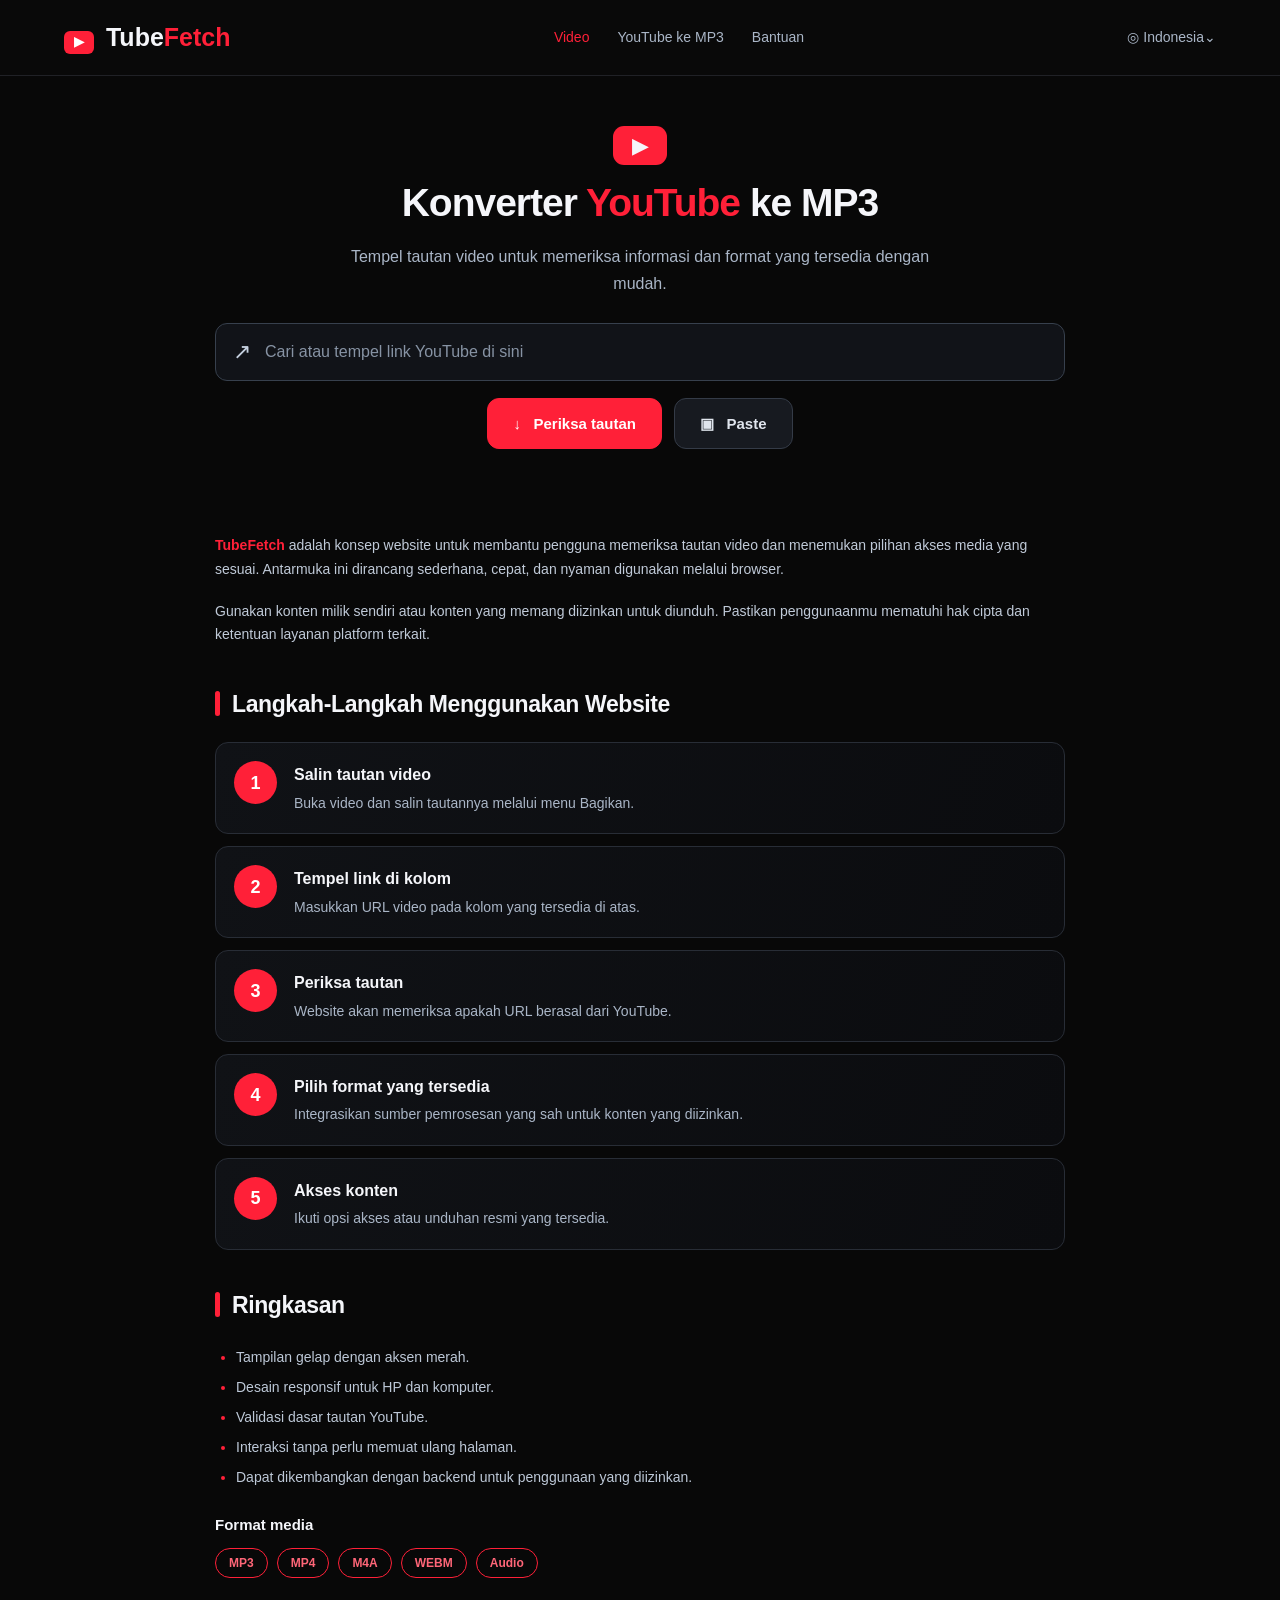
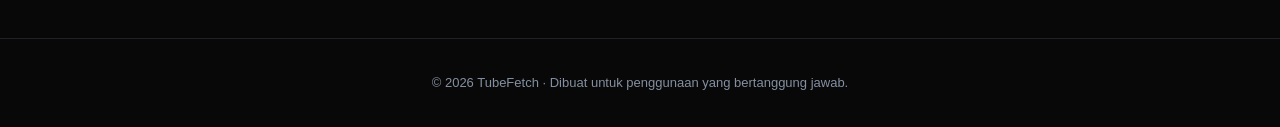
<file: index.html>
<!DOCTYPE html>
<html lang="id">
<head>
  <meta charset="UTF-8">
  <meta name="viewport" content="width=device-width, initial-scale=1.0">
  <meta name="theme-color" content="#080808">
  <title>TubeFetch - YouTube Downloader</title>
  <link rel="stylesheet" href="style.css">
</head>
<body>
  <header class="navbar">
    <a href="#" class="logo">
      <span class="logo-icon">▶</span>
      Tube<span>Fetch</span>
    </a>

    <nav>
      <a href="#converter" class="active">Video</a>
      <a href="#converter">YouTube ke MP3</a>
      <a href="#panduan">Bantuan</a>
    </nav>

    <div class="language">◎ Indonesia⌄</div>
  </header>

  <main class="container">
    <section class="hero" id="converter">
      <div class="youtube-icon">▶</div>

      <h1>Konverter <span>YouTube</span> ke MP3</h1>
      <p class="subtitle">
        Tempel tautan video untuk memeriksa informasi dan format
        yang tersedia dengan mudah.
      </p>

      <form id="converterForm">
        <div class="input-box">
          <span class="link-icon">↗</span>
          <input
            type="url"
            id="videoUrl"
            placeholder="Cari atau tempel link YouTube di sini"
            aria-label="URL video"
            required
          >
        </div>

        <div class="buttons">
          <button type="submit" class="btn-primary">
            ↓ &nbsp; Periksa tautan
          </button>
          <button type="button" class="btn-secondary" id="pasteBtn">
            ▣ &nbsp; Paste
          </button>
        </div>
      </form>

      <p id="status" class="status" role="status" aria-live="polite"></p>

      <div class="result-card" id="resultCard" hidden>
        <h3>Tautan berhasil diperiksa</h3>
        <p id="resultText"></p>
        <p class="note">
          Untuk mengunduh, gunakan fitur resmi yang disediakan
          pemilik konten atau platform.
        </p>
      </div>
    </section>

    <section class="description">
      <p>
        <strong>TubeFetch</strong> adalah konsep website untuk membantu
        pengguna memeriksa tautan video dan menemukan pilihan akses
        media yang sesuai. Antarmuka ini dirancang sederhana, cepat,
        dan nyaman digunakan melalui browser.
      </p>

      <p>
        Gunakan konten milik sendiri atau konten yang memang diizinkan
        untuk diunduh. Pastikan penggunaanmu mematuhi hak cipta dan
        ketentuan layanan platform terkait.
      </p>
    </section>

    <section id="panduan">
      <h2>Langkah-Langkah Menggunakan Website</h2>

      <div class="steps">
        <article class="step">
          <div class="number">1</div>
          <div>
            <h3>Salin tautan video</h3>
            <p>Buka video dan salin tautannya melalui menu Bagikan.</p>
          </div>
        </article>

        <article class="step">
          <div class="number">2</div>
          <div>
            <h3>Tempel link di kolom</h3>
            <p>Masukkan URL video pada kolom yang tersedia di atas.</p>
          </div>
        </article>

        <article class="step">
          <div class="number">3</div>
          <div>
            <h3>Periksa tautan</h3>
            <p>Website akan memeriksa apakah URL berasal dari YouTube.</p>
          </div>
        </article>

        <article class="step">
          <div class="number">4</div>
          <div>
            <h3>Pilih format yang tersedia</h3>
            <p>Integrasikan sumber pemrosesan yang sah untuk konten yang diizinkan.</p>
          </div>
        </article>

        <article class="step">
          <div class="number">5</div>
          <div>
            <h3>Akses konten</h3>
            <p>Ikuti opsi akses atau unduhan resmi yang tersedia.</p>
          </div>
        </article>
      </div>
    </section>

    <section class="summary">
      <h2>Ringkasan</h2>
      <ul>
        <li>Tampilan gelap dengan aksen merah.</li>
        <li>Desain responsif untuk HP dan komputer.</li>
        <li>Validasi dasar tautan YouTube.</li>
        <li>Interaksi tanpa perlu memuat ulang halaman.</li>
        <li>Dapat dikembangkan dengan backend untuk penggunaan yang diizinkan.</li>
      </ul>

      <h3 class="format-title">Format media</h3>
      <div class="formats">
        <span>MP3</span>
        <span>MP4</span>
        <span>M4A</span>
        <span>WEBM</span>
        <span>Audio</span>
      </div>
    </section>
  </main>

  <footer>
    <p>© 2026 TubeFetch · Dibuat untuk penggunaan yang bertanggung jawab.</p>
  </footer>

  <script src="script.js"></script>
</body>
</html>
</file>
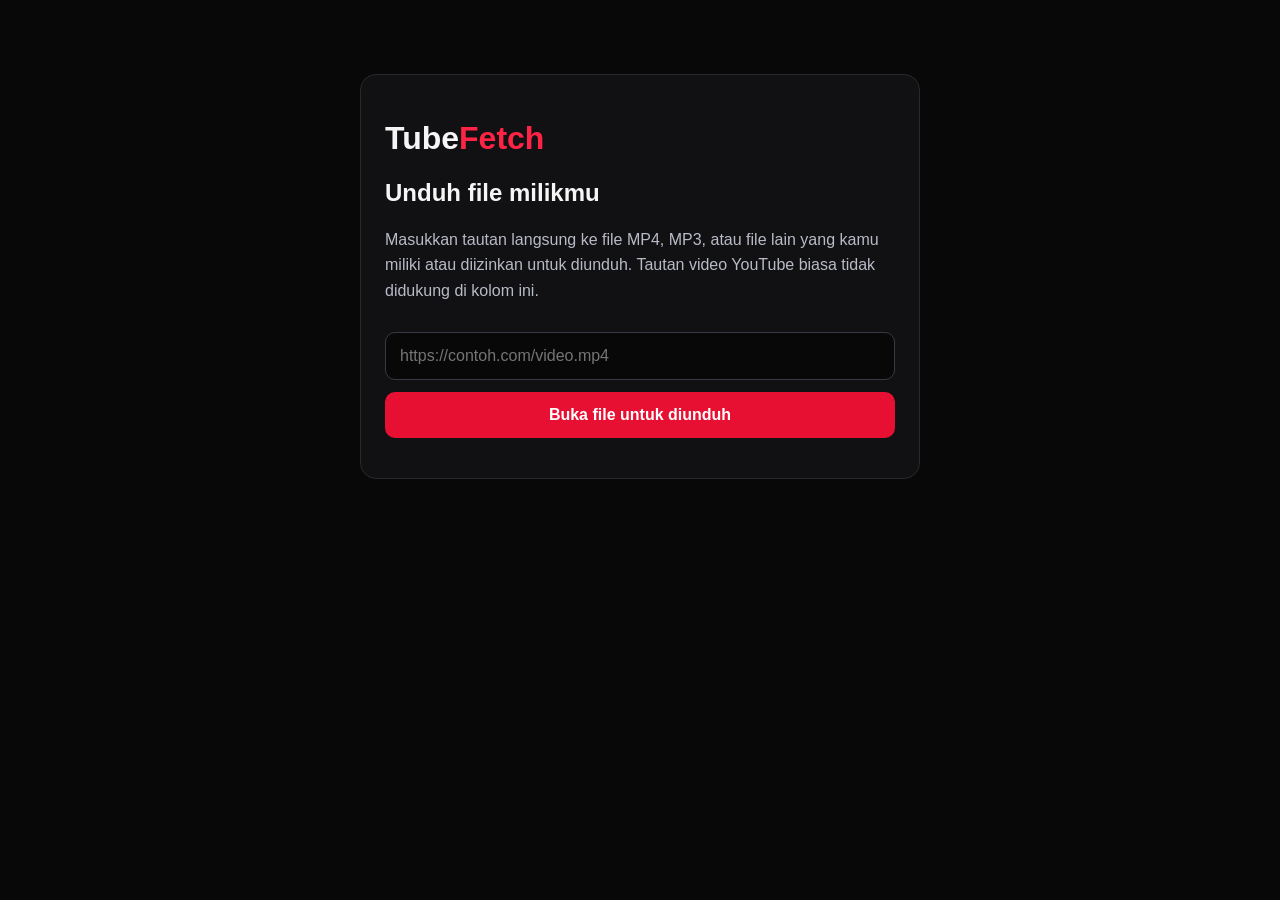
<file: direct-download.html>
<!DOCTYPE html>
<html lang="id">
<head>
  <meta charset="UTF-8">
  <meta name="viewport" content="width=device-width, initial-scale=1">
  <title>TubeFetch - Download File</title>
  <style>
    * { box-sizing: border-box; }
    body {
      margin: 0;
      padding: 24px;
      background: #080808;
      color: #f5f5f5;
      font-family: Arial, sans-serif;
    }
    main {
      max-width: 560px;
      margin: 50px auto;
      padding: 24px;
      border: 1px solid #292929;
      border-radius: 16px;
      background: #111114;
    }
    h1 span { color: #ff2445; }
    p { color: #b8bbc6; line-height: 1.6; }
    input, button {
      width: 100%;
      padding: 14px;
      margin-top: 12px;
      border-radius: 10px;
      font-size: 16px;
    }
    input {
      background: #080808;
      border: 1px solid #393943;
      color: white;
    }
    button {
      background: #e81032;
      color: white;
      border: 0;
      font-weight: bold;
      cursor: pointer;
    }
    #status { overflow-wrap: anywhere; }
  </style>
</head>
<body>
  <main>
    <h1>Tube<span>Fetch</span></h1>
    <h2>Unduh file milikmu</h2>
    <p>
      Masukkan tautan langsung ke file MP4, MP3, atau file lain
      yang kamu miliki atau diizinkan untuk diunduh.
      Tautan video YouTube biasa tidak didukung di kolom ini.
    </p>

    <form id="downloadForm">
      <input
        id="fileUrl"
        type="url"
        placeholder="https://contoh.com/video.mp4"
        required
      >
      <button type="submit">Buka file untuk diunduh</button>
    </form>

    <p id="status" role="status"></p>
  </main>

  <script>
    const form = document.getElementById("downloadForm");
    const input = document.getElementById("fileUrl");
    const status = document.getElementById("status");

    form.addEventListener("submit", (event) => {
      event.preventDefault();

      let url;
      try {
        url = new URL(input.value.trim());
      } catch {
        status.textContent = "Tautan tidak valid.";
        return;
      }

      if (url.protocol !== "https:") {
        status.textContent = "Gunakan tautan HTTPS yang aman.";
        return;
      }

      status.textContent =
        "Membuka tautan file. Jika file tidak terunduh, " +
        "server sumber mungkin tidak mengizinkan unduhan langsung.";

      window.location.assign(url.href);
    });
  </script>
</body>
</html>
</file>
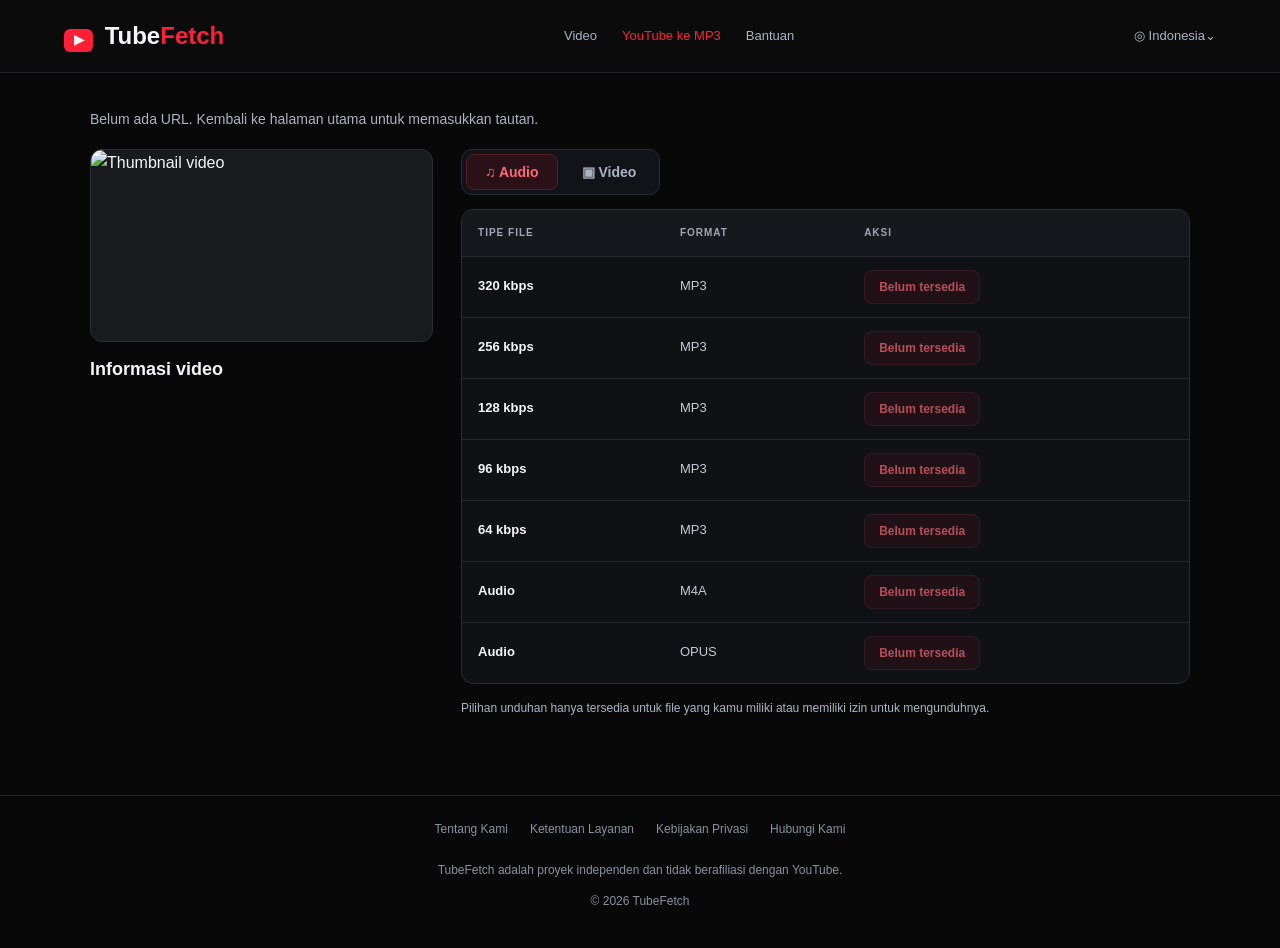
<file: result.html>
<!DOCTYPE html>
<html lang="id">
<head>
  <meta charset="UTF-8">
  <meta name="viewport" content="width=device-width, initial-scale=1">
  <meta name="theme-color" content="#080808">
  <title>Hasil Video - TubeFetch</title>
  <link rel="stylesheet" href="result.css">
  <script src="result.js" defer></script>
</head>
<body>
  <header class="navbar">
    <a class="logo" href="index.html">
      <span class="logo-icon">▶</span>
      Tube<span>Fetch</span>
    </a>

    <nav>
      <a href="index.html">Video</a>
      <a href="index.html#converter" class="active">YouTube ke MP3</a>
      <a href="#footer">Bantuan</a>
    </nav>

    <span class="language">◎ Indonesia⌄</span>
  </header>

  <main class="page">
    <div id="status" class="status" role="status" aria-live="polite">
      Memuat informasi video...
    </div>

    <section class="result-layout">
      <aside class="video-info">
        <img id="thumbnail" class="thumbnail" alt="Thumbnail video">

        <h1 id="videoTitle">Informasi video</h1>
        <p id="channel" class="muted"></p>
        <p id="duration" class="muted"></p>
      </aside>

      <section class="download-panel">
        <div class="tabs" role="tablist" aria-label="Jenis media">
          <button
            class="tab active"
            id="audioTab"
            role="tab"
            aria-selected="true"
            aria-controls="formatList"
            data-mode="audio">
            ♫ Audio
          </button>

          <button
            class="tab"
            id="videoTab"
            role="tab"
            aria-selected="false"
            aria-controls="formatList"
            data-mode="video">
            ▣ Video
          </button>
        </div>

        <div class="table-wrap">
          <table>
            <thead>
              <tr>
                <th>TIPE FILE</th>
                <th>FORMAT</th>
                <th>AKSI</th>
              </tr>
            </thead>
            <tbody id="formatList"></tbody>
          </table>
        </div>

        <p class="disclaimer">
          Pilihan unduhan hanya tersedia untuk file yang kamu miliki
          atau memiliki izin untuk mengunduhnya.
        </p>
      </section>
    </section>
  </main>

  <footer id="footer">
    <div class="footer-links">
      <a href="#footer">Tentang Kami</a>
      <a href="#footer">Ketentuan Layanan</a>
      <a href="#footer">Kebijakan Privasi</a>
      <a href="#footer">Hubungi Kami</a>
    </div>
    <p>TubeFetch adalah proyek independen dan tidak berafiliasi dengan YouTube.</p>
    <p>© 2026 TubeFetch</p>
  </footer>
</body>
</html>
</file>
<file: style.css>
:root {
  --bg: #080808;
  --surface: #0e1014;
  --red: #ff2038;
  --red-hover: #dc1028;
  --text: #f5f6fa;
  --muted: #aab6c7;
  --border: #282d36;
}

* {
  box-sizing: border-box;
}

html {
  scroll-behavior: smooth;
}

body {
  margin: 0;
  background: var(--bg);
  color: var(--text);
  font-family: Arial, Helvetica, sans-serif;
  line-height: 1.7;
}

a {
  color: inherit;
  text-decoration: none;
}

.navbar {
  min-height: 76px;
  padding: 16px 5%;
  display: flex;
  align-items: center;
  justify-content: space-between;
  gap: 24px;
  border-bottom: 1px solid #202126;
  background: #090909;
}

.logo {
  font-size: 25px;
  font-weight: 800;
  white-space: nowrap;
}

.logo > span:last-child {
  color: var(--red);
}

.logo-icon {
  display: inline-grid;
  place-items: center;
  width: 30px;
  height: 23px;
  margin-right: 5px;
  border-radius: 6px;
  background: var(--red);
  color: white;
  font-size: 13px;
}

nav {
  display: flex;
  align-items: center;
  justify-content: center;
  gap: 28px;
}

nav a {
  color: var(--muted);
  font-size: 14px;
  transition: color 0.2s;
}

nav a:hover,
nav a.active {
  color: var(--red);
}

.language {
  color: var(--muted);
  font-size: 14px;
  white-space: nowrap;
}

.container {
  width: min(850px, 90%);
  margin: auto;
  padding: 42px 0 60px;
}

.hero {
  text-align: center;
  padding: 8px 0 28px;
}

.youtube-icon {
  display: inline-grid;
  place-items: center;
  width: 54px;
  height: 39px;
  border-radius: 11px;
  background: var(--red);
  font-size: 22px;
  margin-bottom: 8px;
}

h1 {
  margin: 5px 0 14px;
  font-size: clamp(27px, 4vw, 39px);
  line-height: 1.3;
  letter-spacing: -1px;
}

h1 span {
  color: var(--red);
}

.subtitle {
  max-width: 620px;
  margin: 0 auto 26px;
  color: var(--muted);
}

.input-box {
  display: flex;
  align-items: center;
  gap: 12px;
  padding: 0 17px;
  min-height: 58px;
  border: 1px solid #37404d;
  border-radius: 12px;
  background: #111318;
  transition: border-color 0.2s;
}

.input-box:focus-within {
  border-color: var(--red);
}

.link-icon {
  color: #c5d0df;
  font-size: 22px;
}

input {
  width: 100%;
  min-width: 0;
  border: none;
  outline: none;
  background: transparent;
  color: white;
  font: inherit;
}

input::placeholder {
  color: #8793a4;
}

.buttons {
  display: flex;
  justify-content: center;
  gap: 12px;
  margin-top: 17px;
}

button {
  min-height: 51px;
  padding: 12px 25px;
  border-radius: 12px;
  font-size: 15px;
  font-weight: bold;
  cursor: pointer;
  transition: background 0.2s, transform 0.2s;
}

button:active {
  transform: scale(0.98);
}

.btn-primary {
  min-width: 174px;
  border: 1px solid var(--red);
  background: var(--red);
  color: white;
}

.btn-primary:hover {
  background: var(--red-hover);
}

.btn-secondary {
  border: 1px solid #343b47;
  background: #171a20;
  color: #e0e5ed;
}

.btn-secondary:hover {
  background: #242832;
}

.status {
  min-height: 24px;
  margin: 13px 0 0;
  color: var(--muted);
  font-size: 14px;
}

.result-card {
  margin-top: 18px;
  padding: 18px;
  text-align: left;
  border: 1px solid var(--border);
  border-radius: 12px;
  background: var(--surface);
}

.result-card h3 {
  margin: 0 0 6px;
}

.result-card p {
  color: var(--muted);
  overflow-wrap: anywhere;
}

.result-card .note {
  font-size: 13px;
}

.description {
  margin: 20px 0 38px;
  color: #c0cad8;
  font-size: 14px;
}

.description p {
  margin: 0 0 18px;
}

.description strong {
  color: var(--red);
}

section h2 {
  margin: 0 0 18px;
  font-size: 23px;
  letter-spacing: -0.4px;
}

section h2::before {
  content: "";
  display: inline-block;
  width: 5px;
  height: 25px;
  margin-right: 12px;
  border-radius: 5px;
  background: var(--red);
  vertical-align: -4px;
}

.steps {
  display: grid;
  gap: 12px;
}

.step {
  display: flex;
  align-items: flex-start;
  gap: 17px;
  padding: 18px;
  border: 1px solid var(--border);
  border-radius: 13px;
  background: linear-gradient(110deg, #101216, #0b0c0f);
}

.number {
  display: grid;
  place-items: center;
  flex: 0 0 43px;
  height: 43px;
  border-radius: 50%;
  background: var(--red);
  color: white;
  font-size: 18px;
  font-weight: bold;
}

.step h3 {
  margin: 0 0 3px;
  font-size: 16px;
}

.step p {
  margin: 0;
  color: var(--muted);
  font-size: 14px;
}

.summary {
  margin-top: 36px;
}

.summary ul {
  padding-left: 21px;
  color: #bdc8d7;
  font-size: 14px;
}

.summary li {
  padding: 3px 0;
}

.summary li::marker {
  color: var(--red);
}

.format-title {
  margin: 20px 0 10px;
  font-size: 15px;
}

.formats {
  display: flex;
  flex-wrap: wrap;
  gap: 9px;
}

.formats span {
  padding: 4px 13px;
  border: 1px solid var(--red);
  border-radius: 30px;
  color: #ff6678;
  font-size: 12px;
  font-weight: bold;
}

footer {
  padding: 20px;
  border-top: 1px solid #202126;
  color: #8490a1;
  text-align: center;
  font-size: 13px;
}

@media (max-width: 650px) {
  .navbar {
    padding: 14px 5%;
    flex-wrap: wrap;
    gap: 13px;
  }

  .logo {
    font-size: 22px;
  }

  .language {
    margin-left: auto;
    font-size: 12px;
  }

  nav {
    order: 3;
    width: 100%;
    justify-content: space-between;
    gap: 10px;
  }

  nav a {
    font-size: 12px;
  }

  .container {
    width: 90%;
    padding-top: 32px;
  }

  .subtitle {
    font-size: 14px;
  }

  .buttons button {
    flex: 1;
    min-width: 0;
    padding: 11px 13px;
    font-size: 14px;
  }

  .step {
    gap: 12px;
    padding: 14px 12px;
  }

  .number {
    flex-basis: 36px;
    height: 36px;
    font-size: 16px;
  }

  .step h3 {
    font-size: 14px;
  }

  .step p {
    font-size: 13px;
  }

  section h2 {
    font-size: 20px;
  }
}
</file>
<file: result.css>
:root {
  --bg: #080808;
  --panel: #101114;
  --red: #ff2038;
  --text: #f5f6fa;
  --muted: #aab4c4;
  --border: #292d35;
}

* {
  box-sizing: border-box;
}

body {
  margin: 0;
  background: var(--bg);
  color: var(--text);
  font-family: Arial, Helvetica, sans-serif;
  line-height: 1.6;
}

a {
  color: inherit;
  text-decoration: none;
}

.navbar {
  display: flex;
  align-items: center;
  justify-content: space-between;
  gap: 24px;
  padding: 17px 5%;
  border-bottom: 1px solid #24252a;
  background: #0b0b0c;
}

.logo {
  font-size: 24px;
  font-weight: 800;
  white-space: nowrap;
}

.logo > span:last-child {
  color: var(--red);
}

.logo-icon {
  display: inline-grid;
  place-items: center;
  width: 29px;
  height: 23px;
  margin-right: 5px;
  border-radius: 6px;
  background: var(--red);
  font-size: 13px;
}

nav {
  display: flex;
  gap: 25px;
}

nav a,
.language {
  color: var(--muted);
  font-size: 13px;
}

nav a:hover,
nav a.active {
  color: var(--red);
}

.page {
  width: min(1100px, 92%);
  min-height: 520px;
  margin: 35px auto 65px;
}

.status {
  margin-bottom: 18px;
  color: var(--muted);
  font-size: 14px;
}

.result-layout {
  display: grid;
  grid-template-columns: minmax(220px, 0.8fr) minmax(0, 1.7fr);
  align-items: start;
  gap: 28px;
}

.video-info {
  min-width: 0;
}

.thumbnail {
  display: block;
  width: 100%;
  aspect-ratio: 16 / 9;
  object-fit: cover;
  background: #191a1e;
  border: 1px solid var(--border);
  border-radius: 12px;
}

.video-info h1 {
  margin: 14px 0 8px;
  font-size: 18px;
  line-height: 1.45;
  overflow-wrap: anywhere;
}

.muted {
  margin: 5px 0;
  color: var(--muted);
  font-size: 13px;
  overflow-wrap: anywhere;
}

.download-panel {
  min-width: 0;
}

.tabs {
  display: flex;
  gap: 5px;
  width: fit-content;
  padding: 4px;
  margin-bottom: 14px;
  border: 1px solid var(--border);
  border-radius: 11px;
  background: #121318;
}

.tab {
  padding: 9px 18px;
  border: 1px solid transparent;
  border-radius: 8px;
  background: transparent;
  color: var(--muted);
  font-size: 14px;
  font-weight: 700;
  cursor: pointer;
}

.tab.active {
  border-color: #53202a;
  background: #2a1117;
  color: #ff6878;
}

.table-wrap {
  overflow-x: auto;
  border: 1px solid var(--border);
  border-radius: 12px;
  background: var(--panel);
}

table {
  width: 100%;
  border-collapse: collapse;
  text-align: left;
  font-size: 13px;
}

thead {
  background: #17181d;
}

th {
  padding: 15px 16px;
  color: #9da8b8;
  font-size: 10px;
  letter-spacing: 1px;
}

td {
  padding: 13px 16px;
  border-top: 1px solid #24262c;
}

td:first-child {
  font-weight: 700;
}

.format {
  color: #c2cbd7;
  text-transform: uppercase;
}

.download-btn {
  padding: 9px 14px;
  border: 1px solid #48202a;
  border-radius: 8px;
  background: #281117;
  color: #ff6878;
  font-size: 12px;
  font-weight: 700;
  white-space: nowrap;
}

.download-btn:disabled {
  cursor: not-allowed;
  opacity: 0.7;
}

.disclaimer {
  margin-top: 15px;
  color: var(--muted);
  font-size: 12px;
}

footer {
  padding: 24px 5%;
  border-top: 1px solid #24252a;
  color: #8791a0;
  text-align: center;
  font-size: 12px;
}

.footer-links {
  display: flex;
  flex-wrap: wrap;
  justify-content: center;
  gap: 22px;
  margin-bottom: 22px;
}

.footer-links a:hover {
  color: var(--red);
}

@media (max-width: 700px) {
  .navbar {
    flex-wrap: wrap;
    gap: 12px;
  }

  .logo {
    font-size: 21px;
  }

  .language {
    margin-left: auto;
  }

  nav {
    order: 3;
    width: 100%;
    justify-content: space-between;
    gap: 8px;
  }

  nav a {
    font-size: 11px;
  }

  .page {
    margin-top: 24px;
  }

  .result-layout {
    grid-template-columns: 1fr;
    gap: 25px;
  }

  .video-info {
    display: grid;
    grid-template-columns: minmax(0, 130px) minmax(0, 1fr);
    gap: 5px 14px;
    align-items: start;
  }

  .thumbnail {
    grid-row: span 3;
  }

  .video-info h1 {
    margin: 0;
    font-size: 15px;
  }

  .muted {
    font-size: 12px;
  }

  th,
  td {
    padding: 12px 10px;
  }

  .download-btn {
    padding: 8px 10px;
    font-size: 11px;
  }
}
</file>
